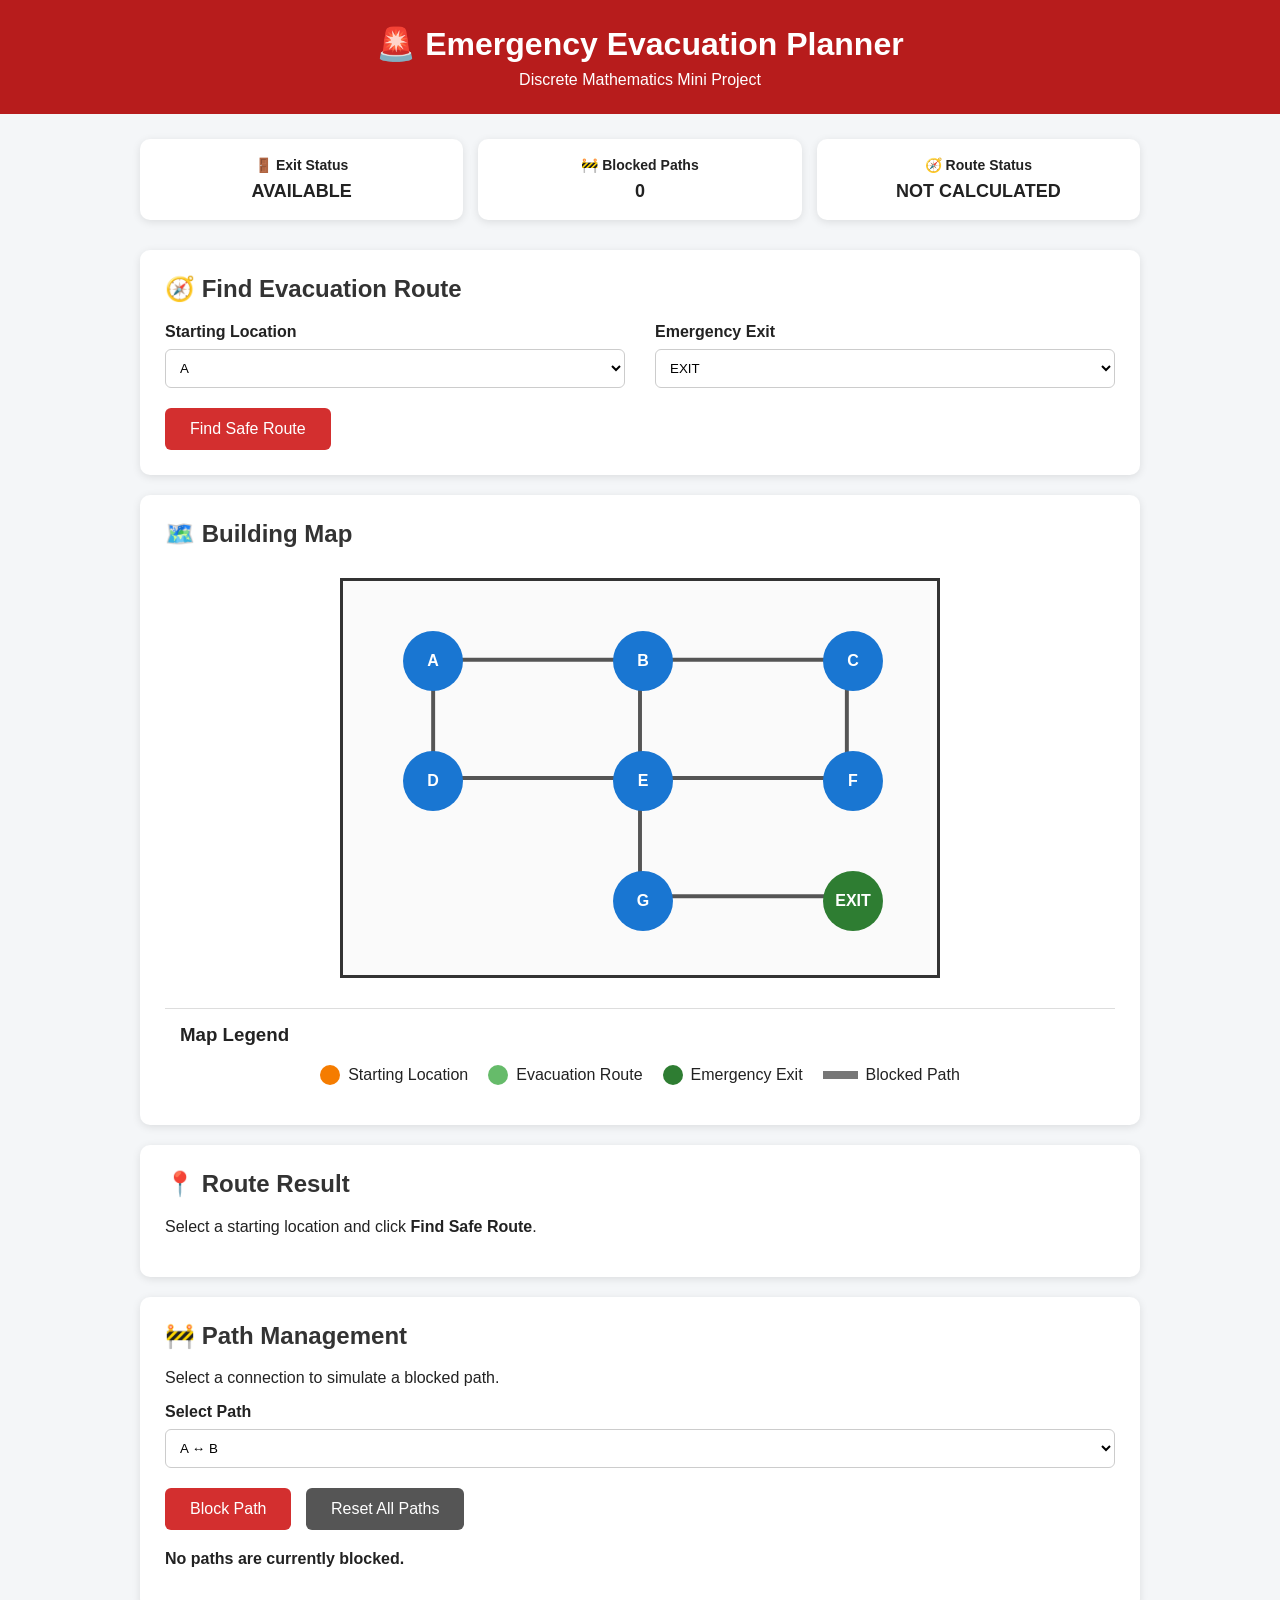
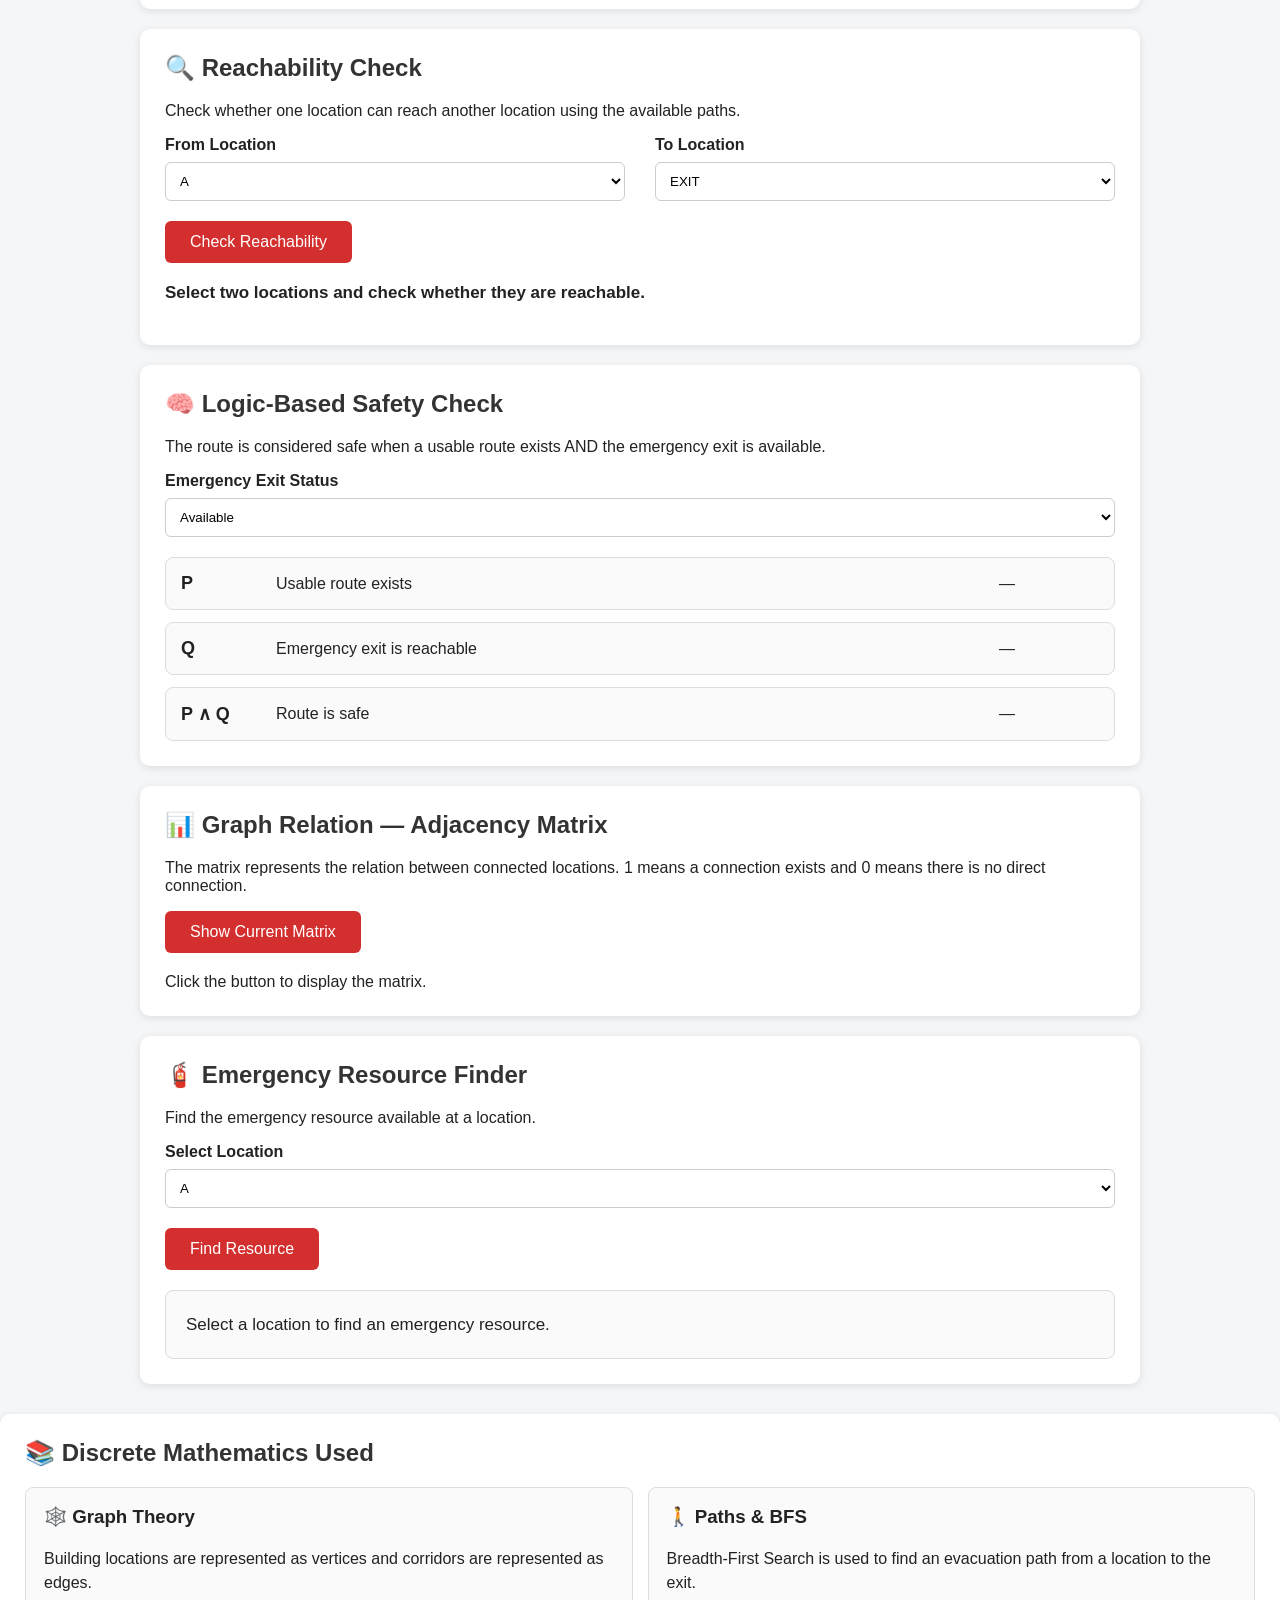
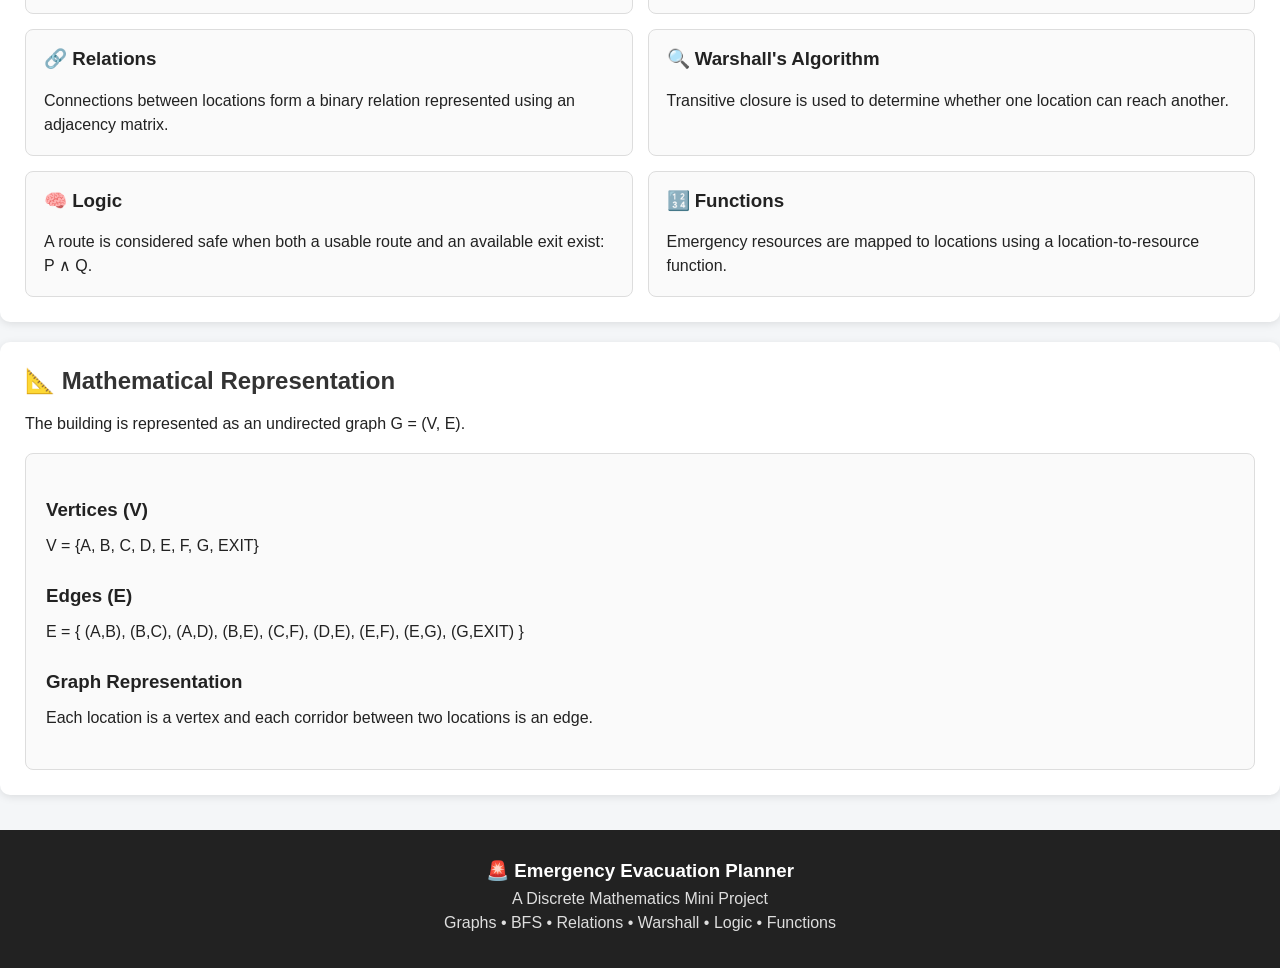
<file: Emergency-Evacuation-Planner/backup_original/index.html>
<!DOCTYPE html>
<html lang="en">

<head>
    <meta charset="UTF-8">
    <meta name="viewport" content="width=device-width, initial-scale=1.0">

    <title>Emergency Evacuation Planner</title>

    <link rel="stylesheet" href="style.css">
</head>

<body>

    <!-- Header -->
    <header class="header">
        <h1>🚨 Emergency Evacuation Planner</h1>
        <p>Discrete Mathematics Mini Project</p>
    </header>
<!-- System Status -->

<section class="status-panel">

    <div class="status-card">
        <span class="status-title">🚪 Exit Status</span>
        <strong id="statusExit">AVAILABLE</strong>
    </div>


    <div class="status-card">
        <span class="status-title">🚧 Blocked Paths</span>
        <strong id="statusBlocked">0</strong>
    </div>


    <div class="status-card">
        <span class="status-title">🧭 Route Status</span>
        <strong id="statusRoute">NOT CALCULATED</strong>
    </div>

</section>

    <!-- Main Content -->
    <main class="container">

        <!-- Route Selection -->
        <section class="card">
            <h2>🧭 Find Evacuation Route</h2>

            <div class="input-group">

                <div>
                    <label for="start">Starting Location</label>

                    <select id="start">
                        <option value="A">A</option>
                        <option value="B">B</option>
                        <option value="C">C</option>
                        <option value="D">D</option>
                        <option value="E">E</option>
                        <option value="F">F</option>
                        <option value="G">G</option>
                    </select>
                </div>


                <div>
                    <label for="exit">Emergency Exit</label>

                    <select id="exit">
                        <option value="EXIT">EXIT</option>
                    </select>
                </div>

            </div>

            <button id="findRouteBtn">Find Safe Route</button>
        </section>


        <!-- Building Map -->
        <section class="card">
            <h2>🗺️ Building Map</h2>

            <div class="map">

    <!-- Graph edges -->
    <svg class="graph-lines" viewBox="0 0 600 400">

    <!-- Top row -->
    <line id="edge-A-B" x1="90" y1="80" x2="300" y2="80"></line>
    <line id="edge-B-C" x1="300" y1="80" x2="510" y2="80"></line>

    <!-- Vertical connections -->
    <line id="edge-A-D" x1="90" y1="80" x2="90" y2="200"></line>
    <line id="edge-B-E" x1="300" y1="80" x2="300" y2="200"></line>
    <line id="edge-C-F" x1="510" y1="80" x2="510" y2="200"></line>

    <!-- Middle row -->
    <line id="edge-D-E" x1="90" y1="200" x2="300" y2="200"></line>
    <line id="edge-E-F" x1="300" y1="200" x2="510" y2="200"></line>

    <!-- Bottom connections -->
    <line id="edge-E-G" x1="300" y1="200" x2="300" y2="320"></line>
    <line id="edge-G-EXIT" x1="300" y1="320" x2="510" y2="320"></line>

</svg>


    <!-- Graph vertices -->
    <div class="node" id="node-A">A</div>
    <div class="node" id="node-B">B</div>
    <div class="node" id="node-C">C</div>

    <div class="node" id="node-D">D</div>
    <div class="node" id="node-E">E</div>
    <div class="node" id="node-F">F</div>

    <div class="node" id="node-G">G</div>
    <div class="node exit-node" id="node-EXIT">EXIT</div>

</div>
<!-- Map Legend -->

    <div class="legend">

        <h3>Map Legend</h3>

        <div class="legend-items">

            <div class="legend-item">
                <span class="legend-circle start-legend"></span>
                <span>Starting Location</span>
            </div>

            <div class="legend-item">
                <span class="legend-circle route-legend"></span>
                <span>Evacuation Route</span>
            </div>

            <div class="legend-item">
                <span class="legend-circle exit-legend"></span>
                <span>Emergency Exit</span>
            </div>

            <div class="legend-item">
                <span class="legend-line blocked-legend"></span>
                <span>Blocked Path</span>
            </div>

        </div>

    </div>
        </section>


        <!-- Result -->
        <section class="card">
            <h2>📍 Route Result</h2>

            <p id="routeResult">
                Select a starting location and click
                <strong>Find Safe Route</strong>.
            </p>

            <p id="routeStatus"></p>
        </section>
        
        <!-- Path Management -->
<section class="card">
    <h2>🚧 Path Management</h2>

    <p>Select a connection to simulate a blocked path.</p>

    <div class="input-group">

        <div>
            <label for="blockedPath">Select Path</label>

            <select id="blockedPath">

                <option value="A-B">A ↔ B</option>
                <option value="B-C">B ↔ C</option>
                <option value="A-D">A ↔ D</option>
                <option value="B-E">B ↔ E</option>
                <option value="C-F">C ↔ F</option>
                <option value="D-E">D ↔ E</option>
                <option value="E-F">E ↔ F</option>
                <option value="E-G">E ↔ G</option>
                <option value="G-EXIT">G ↔ EXIT</option>

            </select>
        </div>

    </div>

    <button id="blockPathBtn">Block Path</button>
    <button id="resetPathsBtn">Reset All Paths</button>

    <p id="blockedPathResult">
        No paths are currently blocked.
    </p>

</section>
<!-- Reachability Check -->
<section class="card">
    <h2>🔍 Reachability Check</h2>

    <p>
        Check whether one location can reach another location
        using the available paths.
    </p>

    <div class="input-group">

        <div>
            <label for="reachStart">From Location</label>

            <select id="reachStart">
                <option value="A">A</option>
                <option value="B">B</option>
                <option value="C">C</option>
                <option value="D">D</option>
                <option value="E">E</option>
                <option value="F">F</option>
                <option value="G">G</option>
                <option value="EXIT">EXIT</option>
            </select>
        </div>


        <div>
            <label for="reachDestination">To Location</label>

            <select id="reachDestination">
                <option value="EXIT">EXIT</option>
                <option value="A">A</option>
                <option value="B">B</option>
                <option value="C">C</option>
                <option value="D">D</option>
                <option value="E">E</option>
                <option value="F">F</option>
                <option value="G">G</option>
            </select>
        </div>

    </div>

    <button id="checkReachabilityBtn">
        Check Reachability
    </button>

    <p id="reachabilityResult">
        Select two locations and check whether they are reachable.
    </p>

</section>
<!-- Logic Safety Check -->
<section class="card">
    <h2>🧠 Logic-Based Safety Check</h2>

    <p>
    The route is considered safe when a usable route exists
    AND the emergency exit is available.
    </p>
<div class="input-group">

    <div>
        <label for="exitAvailability">
            Emergency Exit Status
        </label>

        <select id="exitAvailability">

            <option value="available">
                Available
            </option>

            <option value="unavailable">
                Unavailable
            </option>

        </select>
    </div>

</div>
    <div class="logic-box">

        <div class="logic-item">
            <strong>P</strong>
            <span>Usable route exists</span>
            <span id="logicP">—</span>
        </div>

        <div class="logic-item">
            <strong>Q</strong>
            <span>Emergency exit is reachable</span>
            <span id="logicQ">—</span>
        </div>

        <div class="logic-item">
            <strong>P ∧ Q</strong>
            <span>Route is safe</span>
            <span id="logicResult">—</span>
        </div>

    </div>

</section>
     
<!-- Adjacency Matrix -->
<section class="card">

    <h2>📊 Graph Relation — Adjacency Matrix</h2>

    <p>
        The matrix represents the relation between connected
        locations. 1 means a connection exists and 0 means
        there is no direct connection.
    </p>

    <button id="showMatrixBtn">
        Show Current Matrix
    </button>

    <div id="matrixContainer" class="matrix-container">
        Click the button to display the matrix.
    </div>

</section>
        <!-- Emergency Resources -->
<section class="card">
    <h2>🧯 Emergency Resource Finder</h2>

    <p>
        Find the emergency resource available at a location.
    </p>

    <div class="input-group">

        <div>
            <label for="resourceLocation">
                Select Location
            </label>

            <select id="resourceLocation">

                <option value="A">A</option>
                <option value="B">B</option>
                <option value="C">C</option>
                <option value="D">D</option>
                <option value="E">E</option>
                <option value="F">F</option>
                <option value="G">G</option>
                <option value="EXIT">EXIT</option>

            </select>
        </div>

    </div>

    <button id="findResourceBtn">
        Find Resource
    </button>

    <div id="resourceResult" class="resource-result">

        Select a location to find an emergency resource.

    </div>

</section>

    </main>
<!-- Discrete Mathematics Concepts -->

<section class="card">

    <h2>📚 Discrete Mathematics Used</h2>

    <div class="concepts">

        <div class="concept">
            <h3>🕸️ Graph Theory</h3>
            <p>
                Building locations are represented as vertices
                and corridors are represented as edges.
            </p>
        </div>


        <div class="concept">
            <h3>🚶 Paths & BFS</h3>
            <p>
                Breadth-First Search is used to find an
                evacuation path from a location to the exit.
            </p>
        </div>


        <div class="concept">
            <h3>🔗 Relations</h3>
            <p>
                Connections between locations form a binary
                relation represented using an adjacency matrix.
            </p>
        </div>


        <div class="concept">
            <h3>🔍 Warshall's Algorithm</h3>
            <p>
                Transitive closure is used to determine whether
                one location can reach another.
            </p>
        </div>


        <div class="concept">
            <h3>🧠 Logic</h3>
            <p>
                A route is considered safe when both a usable
                route and an available exit exist: P ∧ Q.
            </p>
        </div>


        <div class="concept">
            <h3>🔢 Functions</h3>
            <p>
                Emergency resources are mapped to locations using
                a location-to-resource function.
            </p>
        </div>

    </div>

</section>
    <!-- Mathematical Representation -->

<section class="card">

    <h2>📐 Mathematical Representation</h2>

    <p>
        The building is represented as an undirected graph
        G = (V, E).
    </p>


    <div class="math-box">

        <h3>Vertices (V)</h3>

        <p>
            V = {A, B, C, D, E, F, G, EXIT}
        </p>


        <h3>Edges (E)</h3>

        <p>
            E = {
            (A,B),
            (B,C),
            (A,D),
            (B,E),
            (C,F),
            (D,E),
            (E,F),
            (E,G),
            (G,EXIT)
            }
        </p>


        <h3>Graph Representation</h3>

        <p>
            Each location is a vertex and each corridor
            between two locations is an edge.
        </p>

    </div>

</section>

<!-- Footer -->

<footer class="footer">

    <h3>🚨 Emergency Evacuation Planner</h3>

    <p>
        A Discrete Mathematics Mini Project
    </p>

    <p>
        Graphs • BFS • Relations • Warshall • Logic • Functions
    </p>

</footer>

    <script src="script.js"></script>
    

</body>

</html>
</file>
<file: Emergency-Evacuation-Planner/backup_original/style.css>
* {
    box-sizing: border-box;
}

body {
    font-family: Arial, sans-serif;
    margin: 0;
    background-color: #f4f6f8;
    color: #222;
}


/* Header */

.header {
    background-color: #b71c1c;
    color: white;
    text-align: center;
    padding: 25px;
}

.header h1 {
    margin: 0;
    font-size: 32px;
}

.header p {
    margin: 8px 0 0;
}


/* Main container */

.container {
    width: 90%;
    max-width: 1000px;
    margin: 30px auto;
}


/* Cards */

.card {
    background-color: white;
    padding: 25px;
    margin-bottom: 20px;
    border-radius: 10px;
    box-shadow: 0 2px 8px rgba(0, 0, 0, 0.1);
}

.card h2 {
    margin-top: 0;
}


/* Input section */

.input-group {
    display: flex;
    gap: 30px;
    margin-bottom: 20px;
}

.input-group div {
    flex: 1;
}

label {
    display: block;
    margin-bottom: 8px;
    font-weight: bold;
}

select {
    width: 100%;
    padding: 10px;
    border: 1px solid #ccc;
    border-radius: 6px;
}


/* Button */

button {
    background-color: #d32f2f;
    color: white;
    border: none;
    padding: 12px 25px;
    border-radius: 6px;
    cursor: pointer;
    font-size: 16px;
}

button:hover {
    background-color: #b71c1c;
}


/* Building map */

.map {
    position: relative;
    width: 600px;
    max-width: 100%;
    height: 400px;
    margin: 30px auto;
    border: 3px solid #333;
    background-color: #fafafa;
}


/* Nodes */

.node {
    position: absolute;
    width: 60px;
    height: 60px;
    border-radius: 50%;
    background-color: #1976d2;
    color: white;
    display: flex;
    justify-content: center;
    align-items: center;
    font-weight: bold;
    z-index: 1;
}


/* Node positions */

#node-A {
    left: 60px;
    top: 50px;
}

#node-B {
    left: 270px;
    top: 50px;
}

#node-C {
    left: 480px;
    top: 50px;
}

#node-D {
    left: 60px;
    top: 170px;
}

#node-E {
    left: 270px;
    top: 170px;
}

#node-F {
    left: 480px;
    top: 170px;
}

#node-G {
    left: 270px;
    top: 290px;
}

#node-EXIT {
    left: 480px;
    top: 290px;
}


/* Exit */

.exit-node {
    background-color: #2e7d32;
}


/* Resources */

.resources {
    display: flex;
    gap: 20px;
    justify-content: space-between;
}

.resource {
    flex: 1;
    padding: 15px;
    border: 1px solid #ddd;
    border-radius: 8px;
    text-align: center;
}

.resource span {
    display: block;
    font-size: 30px;
    margin-bottom: 10px;
}

.resource p {
    margin-bottom: 0;
}


/* Mobile */

@media (max-width: 700px) {

    .input-group {
        flex-direction: column;
        gap: 15px;
    }

    .resources {
        flex-direction: column;
    }

    .map {
        height: 350px;
    }
}

/* Graph connection lines */

.graph-lines {
    position: absolute;
    top: 0;
    left: 0;
    width: 100%;
    height: 100%;
    z-index: 0;
}

.graph-lines line {
    stroke: #555;
    stroke-width: 4;
}

/* Highlighted evacuation route */

.graph-lines line.route-edge {
    stroke: #2e7d32;
    stroke-width: 8;
}

/* Blocked graph edge */

.graph-lines line.blocked-edge {
    stroke: #777;
    stroke-width: 8;
    stroke-dasharray: 10, 8;
}


/* Secondary button */

#resetPathsBtn {
    background-color: #555;
    margin-left: 10px;
}

#resetPathsBtn:hover {
    background-color: #333;
}


/* Blocked path text */

#blockedPathResult {
    margin-top: 20px;
    font-weight: bold;
}

/* Reachability result */

#reachabilityResult {
    margin-top: 20px;
    font-weight: bold;
    font-size: 17px;
}

/* Logic Safety Check */

.logic-box {
    margin-top: 20px;
    display: flex;
    flex-direction: column;
    gap: 12px;
}

.logic-item {
    display: grid;
    grid-template-columns: 80px 1fr 100px;
    gap: 15px;
    align-items: center;
    padding: 15px;
    border: 1px solid #ddd;
    border-radius: 8px;
    background-color: #fafafa;
}

.logic-item strong {
    font-size: 18px;
}
/* Emergency Resource Finder */

.resource-result {
    margin-top: 20px;
    padding: 20px;
    border: 1px solid #ddd;
    border-radius: 8px;
    background-color: #fafafa;
    font-size: 17px;
    line-height: 1.6;
}

/* Adjacency Matrix */

.matrix-container {
    margin-top: 20px;
    overflow-x: auto;
}

.matrix-table {
    width: 100%;
    border-collapse: collapse;
    min-width: 650px;
}

.matrix-table th,
.matrix-table td {
    border: 1px solid #ccc;
    padding: 10px;
    text-align: center;
}

.matrix-table th {
    background-color: #eee;
    font-weight: bold;
}

.matrix-table td {
    background-color: #fafafa;
}

/* ------------------------------------------
   ROUTE NODE HIGHLIGHTING
   ------------------------------------------ */

.node.route-node {
    background-color: #66bb6a;
    transform: scale(1.08);
}


/* Starting location */

.node.start-node {
    background-color: #f57c00;
    transform: scale(1.15);
}


/* Emergency exit */

.node.exit-node {
    background-color: #2e7d32;
}

/* ------------------------------------------
   MAP LEGEND
   ------------------------------------------ */

.legend {
    margin-top: 25px;
    padding: 15px;
    border-top: 1px solid #ddd;
}

.legend h3 {
    margin-top: 0;
}

.legend-items {
    display: flex;
    flex-wrap: wrap;
    gap: 20px;
    justify-content: center;
    align-items: center;
}

.legend-item {
    display: flex;
    align-items: center;
    gap: 8px;
}


/* Small circles */

.legend-circle {
    width: 20px;
    height: 20px;
    border-radius: 50%;
    display: inline-block;
}


/* Legend colors */

.start-legend {
    background-color: #f57c00;
}

.route-legend {
    background-color: #66bb6a;
}

.exit-legend {
    background-color: #2e7d32;
}


/* Blocked path */

.legend-line {
    width: 35px;
    height: 8px;
    display: inline-block;
}

.blocked-legend {
    background-color: #777;
}
/* ------------------------------------------
   DISCRETE MATHEMATICS CONCEPTS
   ------------------------------------------ */

.concepts {
    display: grid;
    grid-template-columns: repeat(2, 1fr);
    gap: 15px;
    margin-top: 20px;
}

.concept {
    border: 1px solid #ddd;
    padding: 18px;
    border-radius: 8px;
    background-color: #fafafa;
}

.concept h3 {
    margin-top: 0;
}

.concept p {
    line-height: 1.5;
    margin-bottom: 0;
}


/* Mobile layout */

@media (max-width: 700px) {

    .concepts {
        grid-template-columns: 1fr;
    }

}
/* ------------------------------------------
   SYSTEM STATUS PANEL
   ------------------------------------------ */

.status-panel {
    width: 90%;
    max-width: 1000px;
    margin: 25px auto 0;
    display: grid;
    grid-template-columns: repeat(3, 1fr);
    gap: 15px;
}

.status-card {
    background-color: white;
    padding: 18px;
    border-radius: 10px;
    box-shadow: 0 2px 8px rgba(0, 0, 0, 0.1);
    text-align: center;
}

.status-title {
    display: block;
    font-size: 14px;
    margin-bottom: 8px;
    font-weight: bold;
}

.status-card strong {
    font-size: 18px;
}


/* Mobile */

@media (max-width: 700px) {

    .status-panel {
        grid-template-columns: 1fr;
    }

}
/* ------------------------------------------
   MATHEMATICAL REPRESENTATION
   ------------------------------------------ */

.math-box {
    margin-top: 20px;
    padding: 20px;
    background-color: #fafafa;
    border: 1px solid #ddd;
    border-radius: 8px;
    line-height: 1.8;
}

.math-box h3 {
    margin-bottom: 5px;
}

.math-box p {
    margin-top: 5px;
}

/* ==========================================
   FINAL UI POLISH
   ========================================== */


/* Smooth page appearance */

html {
    scroll-behavior: smooth;
}


/* Main headings */

.card h2 {
    color: #333;
}


/* Make buttons feel more interactive */

button {
    transition: transform 0.15s ease,
                background-color 0.15s ease;
}

button:hover {
    transform: translateY(-1px);
}

button:active {
    transform: translateY(0);
}


/* Select boxes */

select {
    background-color: white;
    cursor: pointer;
}

select:focus {
    outline: 2px solid #1976d2;
    outline-offset: 1px;
}


/* Better status cards */

.status-card {
    transition: transform 0.15s ease;
}

.status-card:hover {
    transform: translateY(-2px);
}


/* Better resource cards */

.resource {
    transition: transform 0.15s ease;
}

.resource:hover {
    transform: translateY(-2px);
}


/* Better concept cards */

.concept {
    transition: transform 0.15s ease;
}

.concept:hover {
    transform: translateY(-2px);
}


/* Footer */

.footer {
    margin-top: 35px;
    padding: 30px 20px;
    text-align: center;
    background-color: #222;
    color: white;
}

.footer h3 {
    margin-top: 0;
    margin-bottom: 8px;
}

.footer p {
    margin: 6px 0;
    opacity: 0.85;
}


/* Remove excessive whitespace on small screens */

@media (max-width: 700px) {

    body {
        padding-bottom: 0;
    }

    .container {
        width: 94%;
    }

    .status-panel {
        width: 94%;
    }

    .header h1 {
        font-size: 26px;
    }

}
</file>
